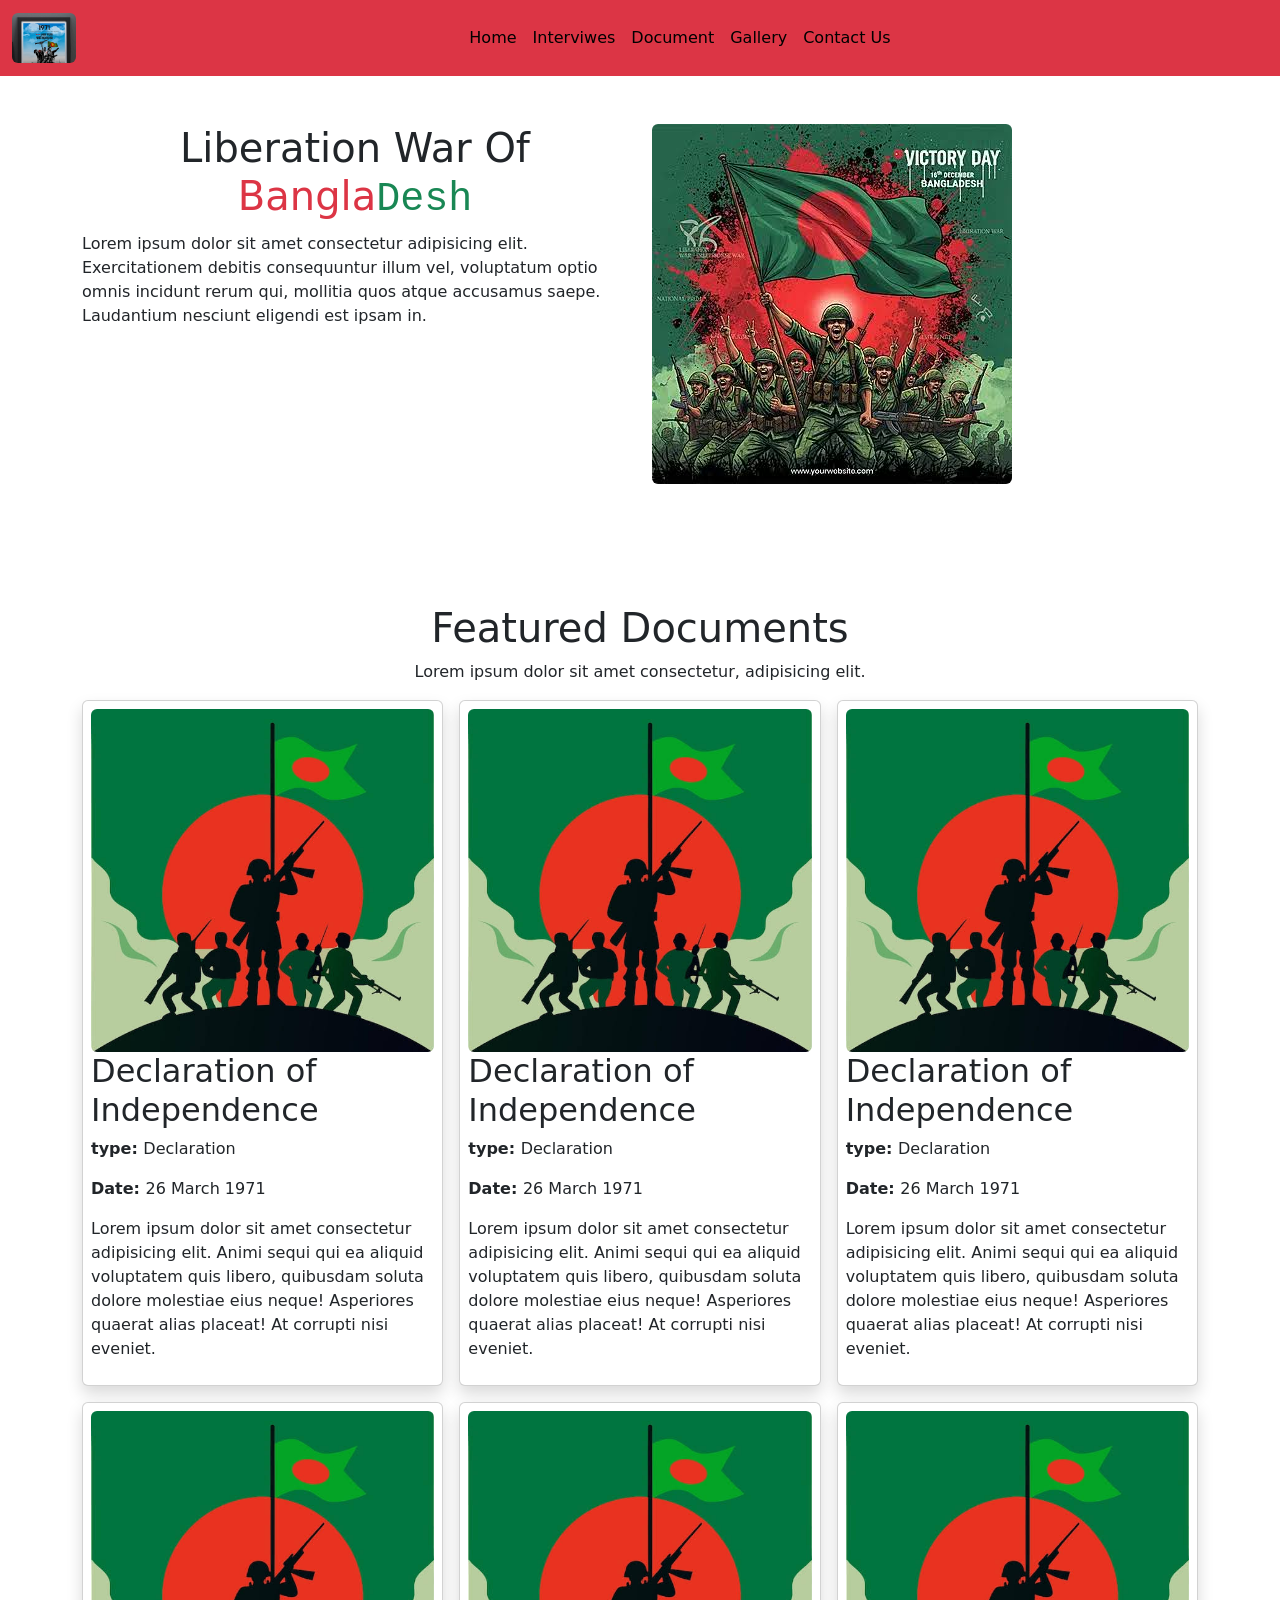
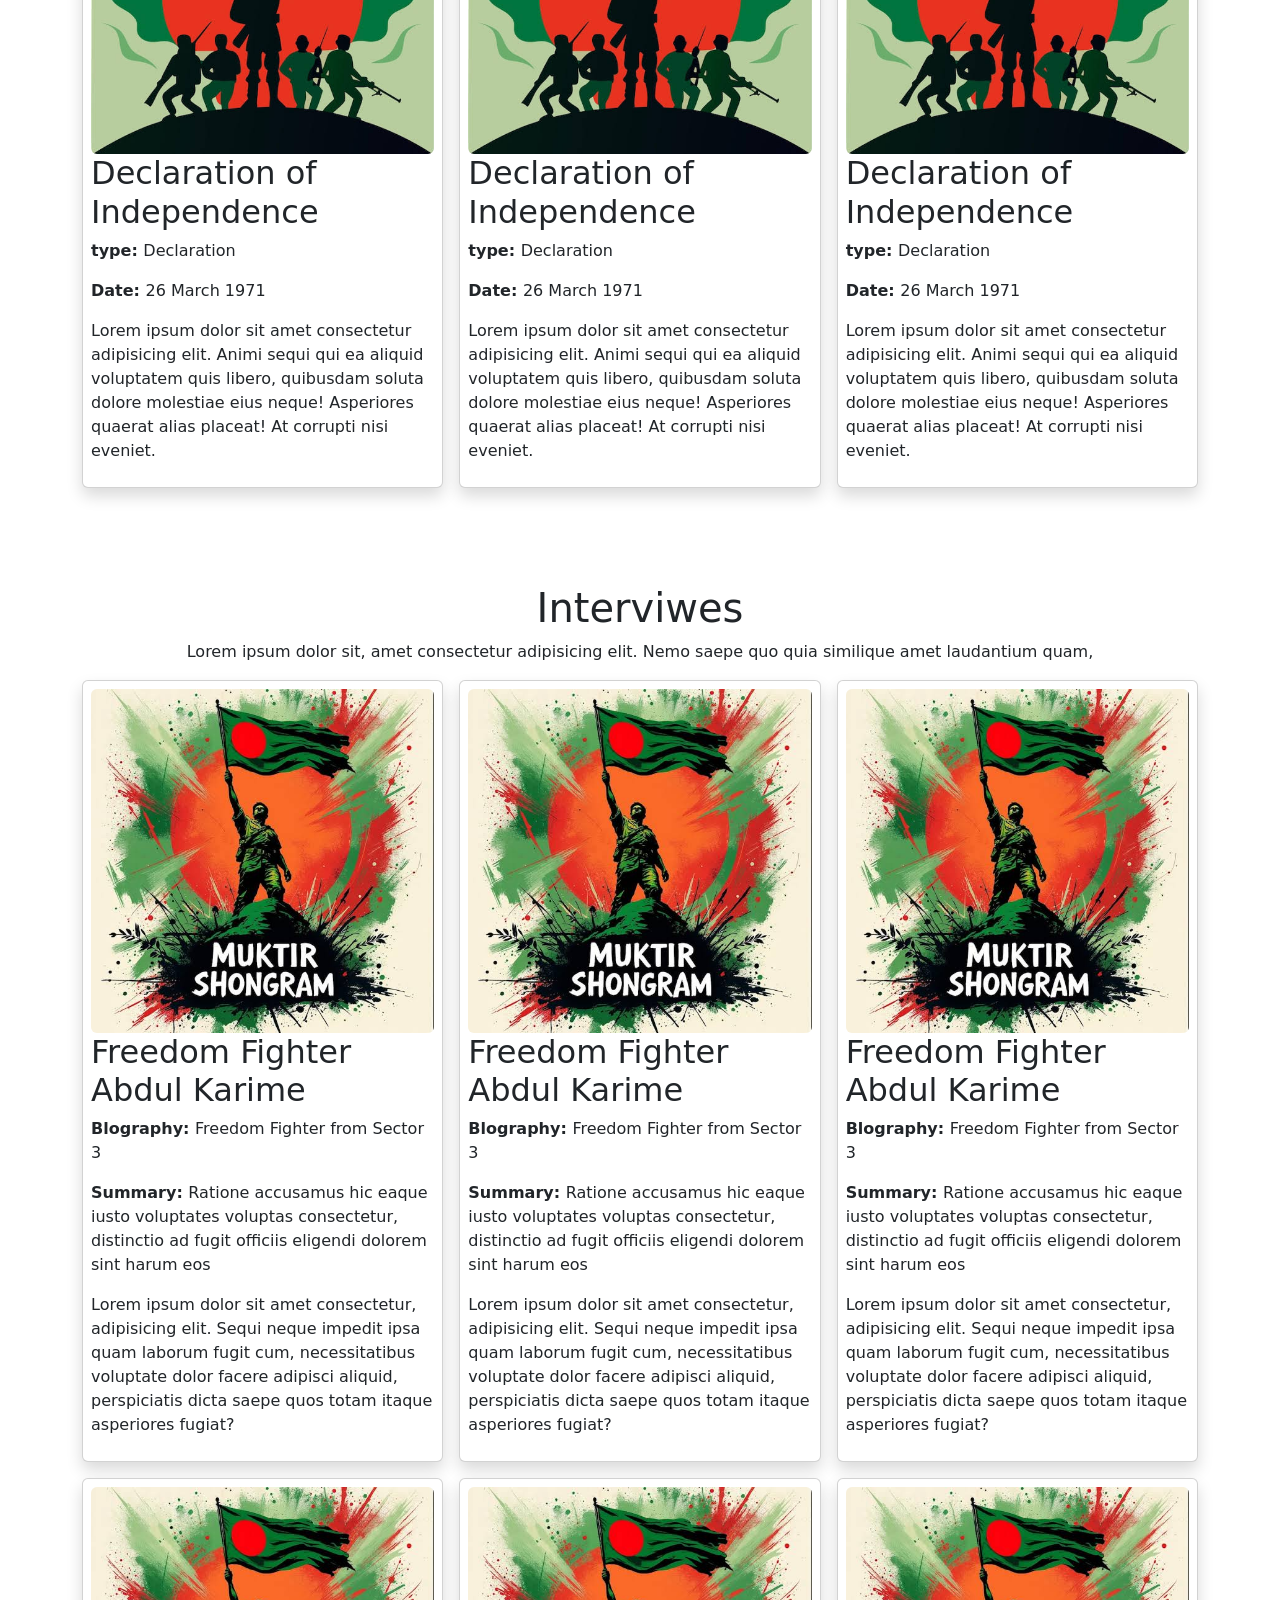
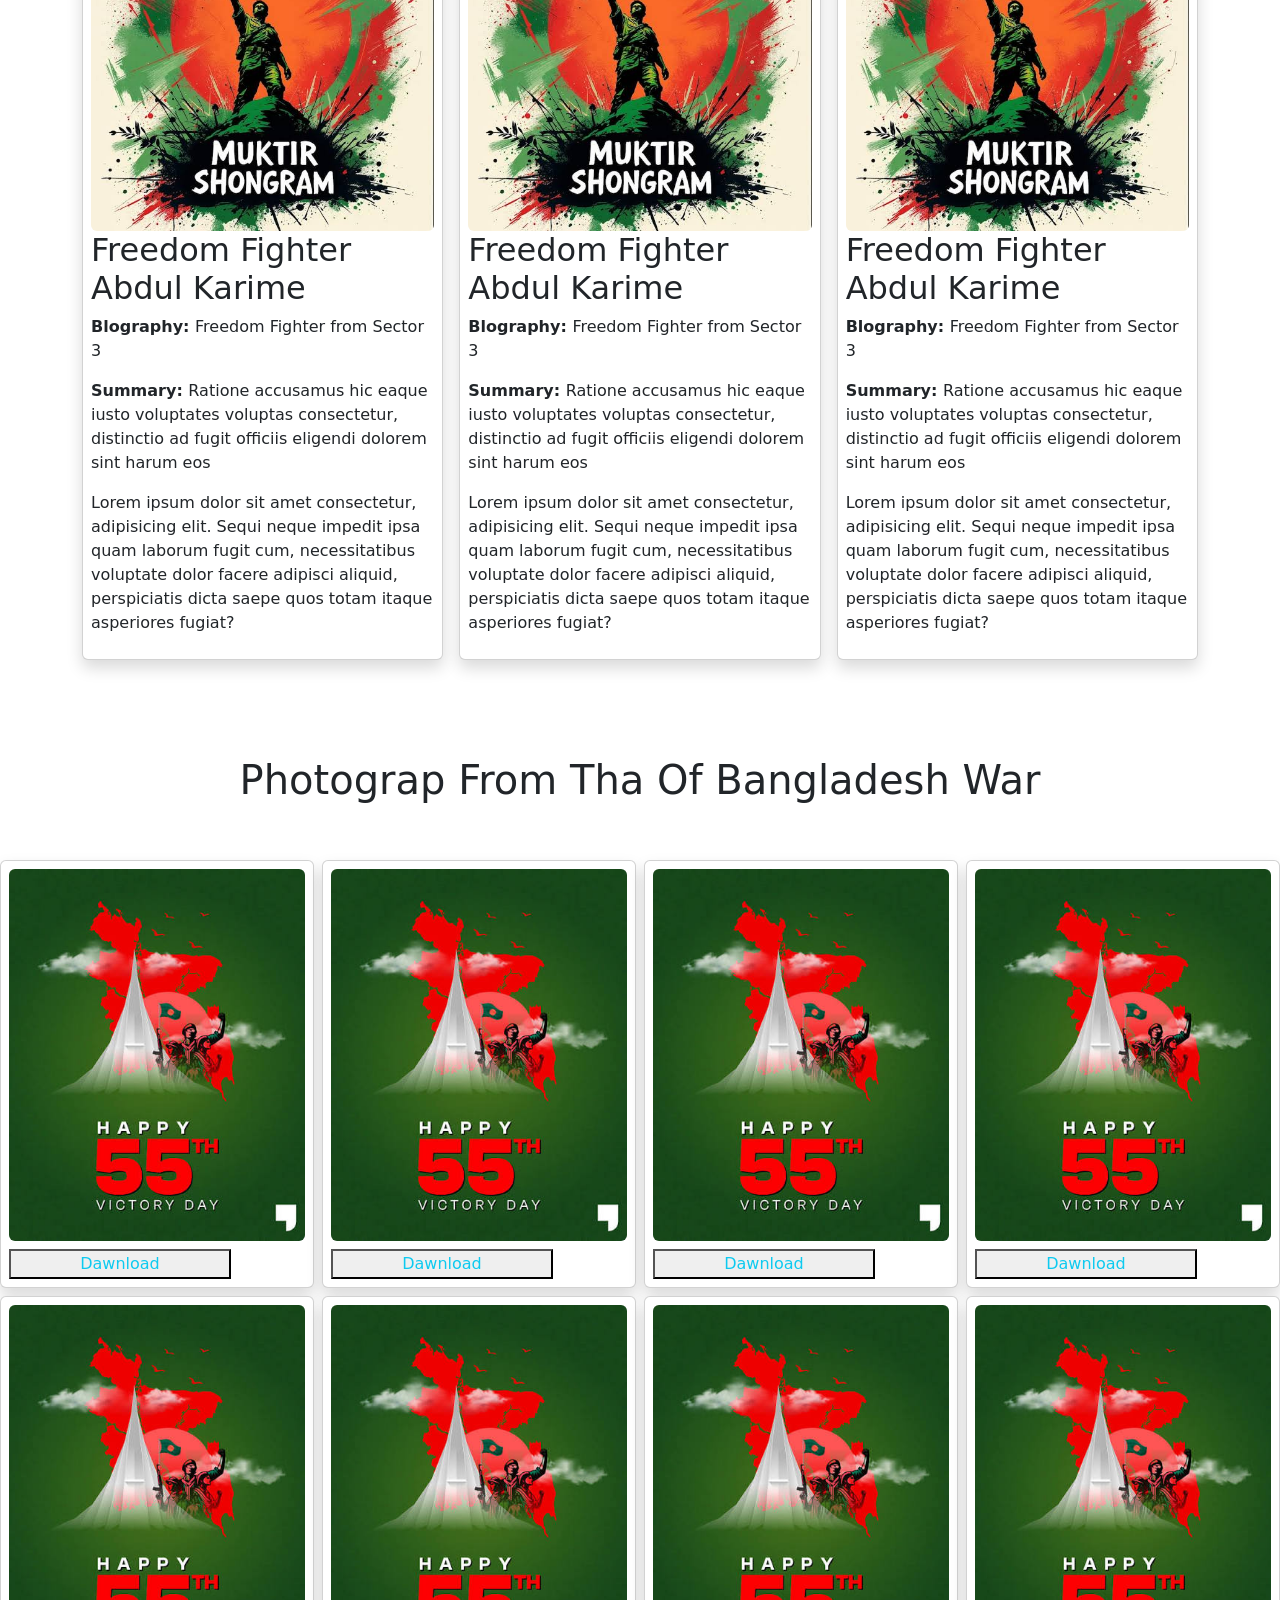
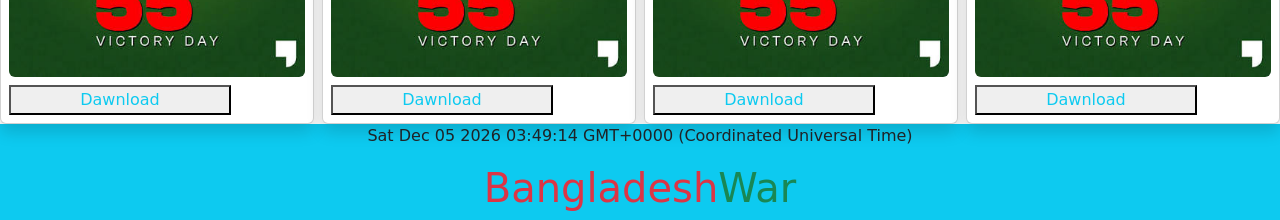
<file: index.html>
<!doctype html>
<html lang="en">
  <head>
    <meta charset="utf-8">
    <meta name="viewport" content="width=device-width, initial-scale=1">
    <title>Bootstrap demo</title>
    <link rel="stylesheet" href="s.css">
    <link href="https://cdn.jsdelivr.net/npm/bootstrap@5.3.8/dist/css/bootstrap.min.css" rel="stylesheet" integrity="sha384-sRIl4kxILFvY47J16cr9ZwB07vP4J8+LH7qKQnuqkuIAvNWLzeN8tE5YBujZqJLB" crossorigin="anonymous">
  </head>
  <body>
    <!--Nav st-->
    <nav class="navbar navbar-expand-lg bg-danger">
  <div class="container-fluid">
    <a class="navbar-brand" href="#"><img src="./img/1.jpg" alt="" class="img-fluid rounded" style="height: 50px;"></a>
    <button class="navbar-toggler" type="button" data-bs-toggle="collapse" data-bs-target="#navbarSupportedContent" aria-controls="navbarSupportedContent" aria-expanded="false" aria-label="Toggle navigation">
      <span class="navbar-toggler-icon"></span>
    </button>
    <div class="collapse navbar-collapse" id="navbarSupportedContent">
      <ul class="navbar-nav mx-auto mb-2 mb-lg-0">
        <li class="nav-item">
          <a class="nav-link active" aria-current="page" href="index.html">Home</a>
        </li>
        <li class="nav-item">
          <a class="nav-link active" href="interviwes.html">Interviwes</a>
        </li>
        <li class="nav-item">
          <a class="nav-link active" href="document.html">Document</a>
        </li>
        <li class="nav-item">
          <a class="nav-link active" href="gallery.html">Gallery</a>
        </li>
        <li class="nav-item">
          <a class="nav-link active" href="contact.html">Contact Us</a>
        </li>
       
      
      </ul>
    
    </div>
  </div>
</nav>
    <!--Nav End-->
    <!--solid st-->
   <section>
    <div class="container py-5">
      <div class="row">
        <div class="col-md-6 mb-4">
          <h1 class="text-center">Liberation War Of <span class="text-danger">Bangla</span><samp class="text-success">Desh</samp></h1>
        <p>Lorem ipsum dolor sit amet consectetur adipisicing elit. Exercitationem debitis consequuntur illum vel, voluptatum optio omnis incidunt rerum qui, mollitia quos atque accusamus saepe. Laudantium nesciunt eligendi est ipsam in.</p>
        </div>
        <div class="col-md-6 mb-4">
          <img src="./img/5.jfif" alt="" class="img-fluid rounded">
        </div>
      </div>

    </div>
   </section>
    <!--solid End-->
    <!--document st-->
  <section>
    <div class="container py-5">
      <h1 class="text-center">Featured Documents</h1>
      <p class="text-center">Lorem ipsum dolor sit amet consectetur, adipisicing elit. </p>
      <div class="row g-3">
        <div class="col-md-4">
          <div class="p-2 card shadow">
            <img src="./img/00.jfif" alt="" class="img-fluid rounded">
            <h2>Declaration of Independence</h2>
            <p><strong>type: </strong>Declaration</p>
            <p><strong>Date: </strong>26 March 1971</p>
            <p>Lorem ipsum dolor sit amet consectetur adipisicing elit. Animi sequi qui ea aliquid voluptatem quis libero, quibusdam soluta dolore molestiae eius neque! Asperiores quaerat alias placeat! At corrupti nisi eveniet.</p>
          </div>
        </div>
          
         <div class="col-md-4">
          <div class="p-2 card shadow">
            <img src="./img/00.jfif" alt="" class="img-fluid rounded">
            <h2>Declaration of Independence</h2>
            <p><strong>type: </strong>Declaration</p>
            <p><strong>Date: </strong>26 March 1971</p>
            <p>Lorem ipsum dolor sit amet consectetur adipisicing elit. Animi sequi qui ea aliquid voluptatem quis libero, quibusdam soluta dolore molestiae eius neque! Asperiores quaerat alias placeat! At corrupti nisi eveniet.</p>
          </div>
        </div>

         <div class="col-md-4">
          <div class="p-2 card shadow">
            <img src="./img/00.jfif" alt="" class="img-fluid rounded">
            <h2>Declaration of Independence</h2>
            <p><strong>type: </strong>Declaration</p>
            <p><strong>Date: </strong>26 March 1971</p>
            <p>Lorem ipsum dolor sit amet consectetur adipisicing elit. Animi sequi qui ea aliquid voluptatem quis libero, quibusdam soluta dolore molestiae eius neque! Asperiores quaerat alias placeat! At corrupti nisi eveniet.</p>
          </div>
        </div>

         <div class="col-md-4">
          <div class="p-2 card shadow">
            <img src="./img/00.jfif" alt="" class="img-fluid rounded">
            <h2>Declaration of Independence</h2>
            <p><strong>type: </strong>Declaration</p>
            <p><strong>Date: </strong>26 March 1971</p>
            <p>Lorem ipsum dolor sit amet consectetur adipisicing elit. Animi sequi qui ea aliquid voluptatem quis libero, quibusdam soluta dolore molestiae eius neque! Asperiores quaerat alias placeat! At corrupti nisi eveniet.</p>
          </div>
        </div>

         <div class="col-md-4">
          <div class="p-2 card shadow">
            <img src="./img/00.jfif" alt="" class="img-fluid rounded">
            <h2>Declaration of Independence</h2>
            <p><strong>type: </strong>Declaration</p>
            <p><strong>Date: </strong>26 March 1971</p>
            <p>Lorem ipsum dolor sit amet consectetur adipisicing elit. Animi sequi qui ea aliquid voluptatem quis libero, quibusdam soluta dolore molestiae eius neque! Asperiores quaerat alias placeat! At corrupti nisi eveniet.</p>
          </div>
        </div>

         <div class="col-md-4">
          <div class="p-2 card shadow">
            <img src="./img/00.jfif" alt="" class="img-fluid rounded">
            <h2>Declaration of Independence</h2>
            <p><strong>type: </strong>Declaration</p>
            <p><strong>Date: </strong>26 March 1971</p>
            <p>Lorem ipsum dolor sit amet consectetur adipisicing elit. Animi sequi qui ea aliquid voluptatem quis libero, quibusdam soluta dolore molestiae eius neque! Asperiores quaerat alias placeat! At corrupti nisi eveniet.</p>
          </div>
        </div>

        
      </div>
    </div>
  </section>
    <!--document End-->
    <!--interviews st-->
     <section>
      <div class="container py-5">
        <div class="text-center">
          <h1>Interviwes</h1>
          <P>Lorem ipsum dolor sit, amet consectetur adipisicing elit. Nemo saepe quo quia similique amet laudantium quam, </P>
        </div>
        <div class="row g-3">
          <div class="col-md-4">
          <div class="p-2 card shadow">
            <img src="./img/2.jfif" alt="" class="img-fluid rounded">
            <h2>Freedom Fighter Abdul Karime</h2>
            <p><strong>Blography: </strong>Freedom Fighter from Sector 3</p>
            <p><strong>Summary: </strong>Ratione accusamus hic eaque iusto voluptates voluptas consectetur, distinctio ad fugit officiis eligendi dolorem sint harum eos</p>
           <p>Lorem ipsum dolor sit amet consectetur, adipisicing elit. Sequi neque impedit ipsa quam laborum fugit cum, necessitatibus voluptate dolor facere adipisci aliquid, perspiciatis dicta saepe quos totam itaque asperiores fugiat?</p>
          </div>
          </div>

          <div class="col-md-4">
          <div class="p-2 card shadow">
            <img src="./img/2.jfif" alt="" class="img-fluid rounded">
            <h2>Freedom Fighter Abdul Karime</h2>
            <p><strong>Blography: </strong>Freedom Fighter from Sector 3</p>
            <p><strong>Summary: </strong>Ratione accusamus hic eaque iusto voluptates voluptas consectetur, distinctio ad fugit officiis eligendi dolorem sint harum eos</p>
           <p>Lorem ipsum dolor sit amet consectetur, adipisicing elit. Sequi neque impedit ipsa quam laborum fugit cum, necessitatibus voluptate dolor facere adipisci aliquid, perspiciatis dicta saepe quos totam itaque asperiores fugiat?</p>
          </div>
          </div>

          <div class="col-md-4">
          <div class="p-2 card shadow">
            <img src="./img/2.jfif" alt="" class="img-fluid rounded">
            <h2>Freedom Fighter Abdul Karime</h2>
            <p><strong>Blography: </strong>Freedom Fighter from Sector 3</p>
            <p><strong>Summary: </strong>Ratione accusamus hic eaque iusto voluptates voluptas consectetur, distinctio ad fugit officiis eligendi dolorem sint harum eos</p>
           <p>Lorem ipsum dolor sit amet consectetur, adipisicing elit. Sequi neque impedit ipsa quam laborum fugit cum, necessitatibus voluptate dolor facere adipisci aliquid, perspiciatis dicta saepe quos totam itaque asperiores fugiat?</p>
          </div>
          </div>

          <div class="col-md-4">
          <div class="p-2 card shadow">
            <img src="./img/2.jfif" alt="" class="img-fluid rounded">
            <h2>Freedom Fighter Abdul Karime</h2>
            <p><strong>Blography: </strong>Freedom Fighter from Sector 3</p>
            <p><strong>Summary: </strong>Ratione accusamus hic eaque iusto voluptates voluptas consectetur, distinctio ad fugit officiis eligendi dolorem sint harum eos</p>
           <p>Lorem ipsum dolor sit amet consectetur, adipisicing elit. Sequi neque impedit ipsa quam laborum fugit cum, necessitatibus voluptate dolor facere adipisci aliquid, perspiciatis dicta saepe quos totam itaque asperiores fugiat?</p>
          </div>
          </div>

          <div class="col-md-4">
          <div class="p-2 card shadow">
            <img src="./img/2.jfif" alt="" class="img-fluid rounded">
            <h2>Freedom Fighter Abdul Karime</h2>
            <p><strong>Blography: </strong>Freedom Fighter from Sector 3</p>
            <p><strong>Summary: </strong>Ratione accusamus hic eaque iusto voluptates voluptas consectetur, distinctio ad fugit officiis eligendi dolorem sint harum eos</p>
           <p>Lorem ipsum dolor sit amet consectetur, adipisicing elit. Sequi neque impedit ipsa quam laborum fugit cum, necessitatibus voluptate dolor facere adipisci aliquid, perspiciatis dicta saepe quos totam itaque asperiores fugiat?</p>
          </div>
          </div>

          <div class="col-md-4">
          <div class="p-2 card shadow">
            <img src="./img/2.jfif" alt="" class="img-fluid rounded">
            <h2>Freedom Fighter Abdul Karime</h2>
            <p><strong>Blography: </strong>Freedom Fighter from Sector 3</p>
            <p><strong>Summary: </strong>Ratione accusamus hic eaque iusto voluptates voluptas consectetur, distinctio ad fugit officiis eligendi dolorem sint harum eos</p>
           <p>Lorem ipsum dolor sit amet consectetur, adipisicing elit. Sequi neque impedit ipsa quam laborum fugit cum, necessitatibus voluptate dolor facere adipisci aliquid, perspiciatis dicta saepe quos totam itaque asperiores fugiat?</p>
          </div>
          </div>
          </div>
        </div>
      </div>
     </section>
    <!--Interviwes End-->
    <!--gallery st-->
    <section>
      <div class="container py-5">
        <h1 class="text-center">Photograp From Tha Of Bangladesh War</h1>
      </div>
      <div class="row g-2">
        <div class="col-md-3">
        <div class="card shadow p-2">
          <img src="./img/6.jfif" alt="" class="img-fluid rounded">
  <button class="text-center mt-2 text-info w-75">Dawnload</button>
        </div>
        </div>

         <div class="col-md-3">
        <div class="card shadow p-2">
          <img src="./img/6.jfif" alt="" class="img-fluid rounded">
  <button class="text-center mt-2 text-info w-75">Dawnload</button>
        </div>
        </div>

         <div class="col-md-3">
        <div class="card shadow p-2">
          <img src="./img/6.jfif" alt="" class="img-fluid rounded">
  <button class="text-center mt-2 text-info w-75">Dawnload</button>
        </div>
        </div>

         <div class="col-md-3">
        <div class="card shadow p-2">
          <img src="./img/6.jfif" alt="" class="img-fluid rounded">
  <button class="text-center mt-2 text-info w-75">Dawnload</button>
        </div>
        </div>

         <div class="col-md-3">
        <div class="card shadow p-2">
          <img src="./img/6.jfif" alt="" class="img-fluid rounded">
  <button class="text-center mt-2 text-info w-75">Dawnload</button>
        </div>
        </div>

         <div class="col-md-3">
        <div class="card shadow p-2">
          <img src="./img/6.jfif" alt="" class="img-fluid rounded">
  <button class="text-center mt-2 text-info w-75">Dawnload</button>
        </div>
        </div>

         <div class="col-md-3">
        <div class="card shadow p-2">
          <img src="./img/6.jfif" alt="" class="img-fluid rounded">
  <button class="text-center mt-2 text-info w-75">Dawnload</button>
        </div>
        </div>

         <div class="col-md-3">
        <div class="card shadow p-2">
          <img src="./img/6.jfif" alt="" class="img-fluid rounded">
  <button class="text-center mt-2 text-info w-75">Dawnload</button>
        </div>
        </div>

        
      </div>
    </section>
    <!--Gallery End-->
    <!--footer st-->
    <footer class="bg-info">
      <div class="container">
        <div class="row">
          <div class="col-md-12">
            <p id="demo" class="text-center"></p>
            <h1 class="text-center"><span class="text-danger">Bangladesh</span><span class="text-success">War</span></h1>
          </div>
        </div>
      </div>
    </footer>
    <!--footer End-->
   <script src="s.js"></script>
    <script src="https://cdn.jsdelivr.net/npm/bootstrap@5.3.8/dist/js/bootstrap.bundle.min.js" integrity="sha384-FKyoEForCGlyvwx9Hj09JcYn3nv7wiPVlz7YYwJrWVcXK/BmnVDxM+D2scQbITxI" crossorigin="anonymous"></script>
  </body>
</html>
</file>
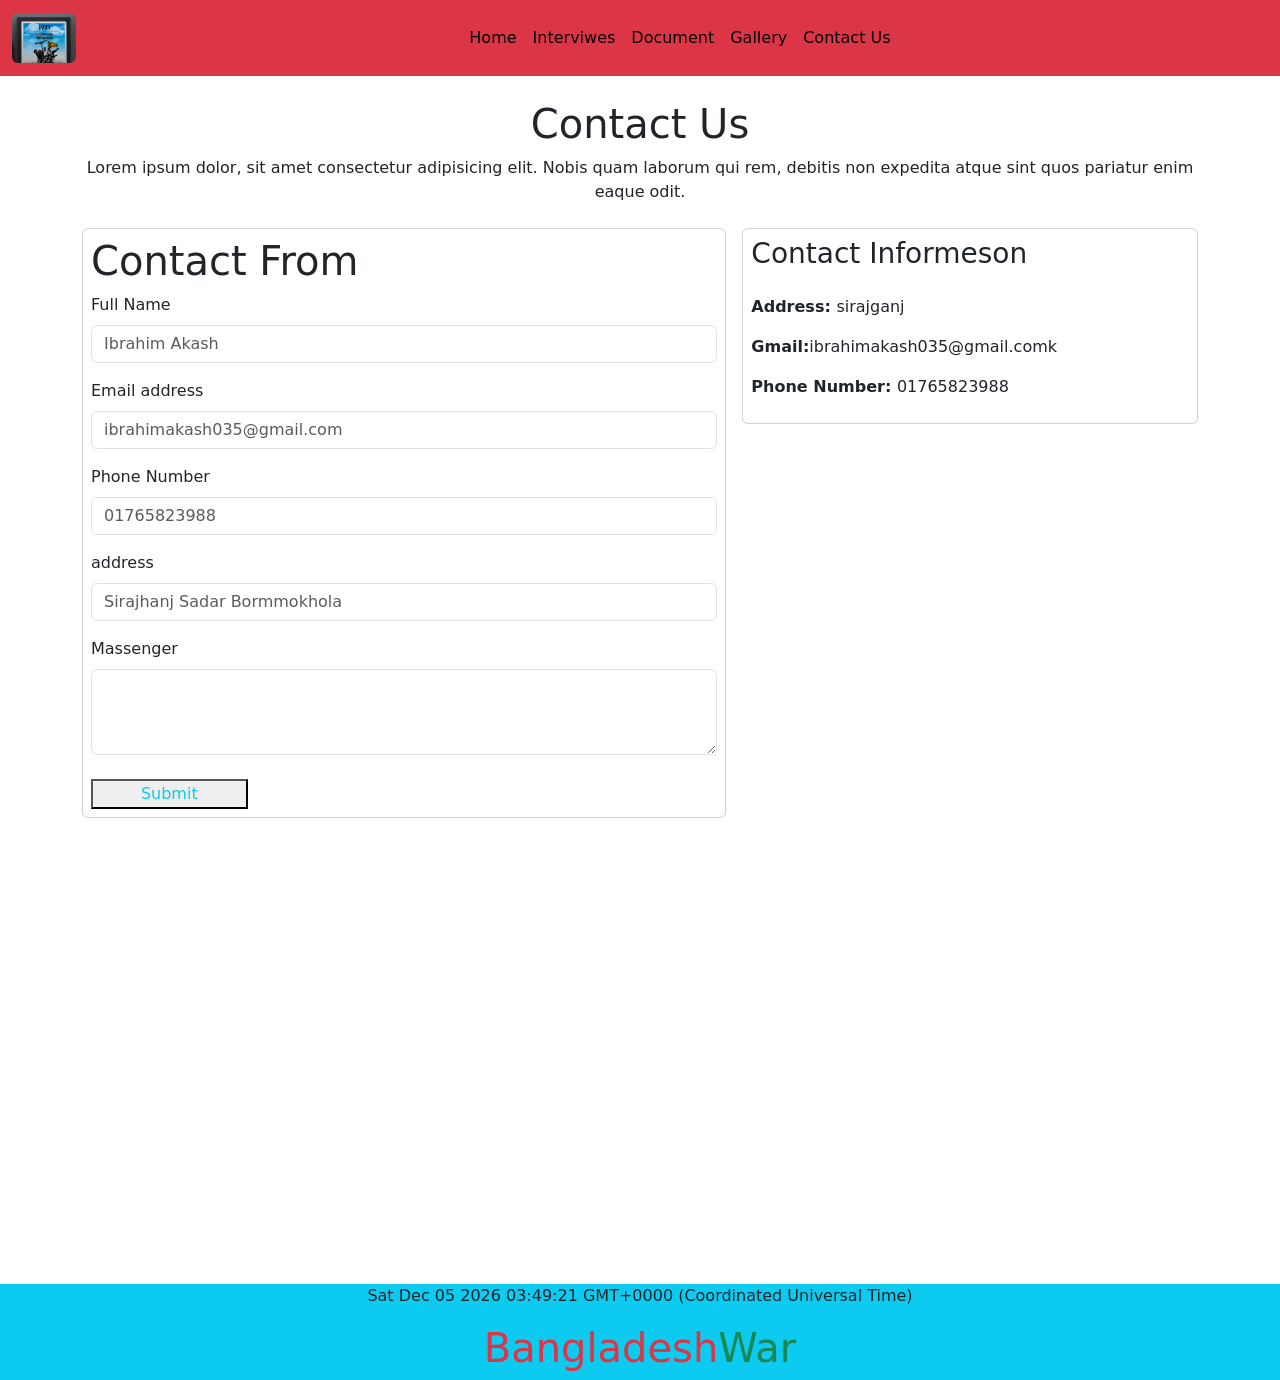
<file: contact.html>
<!doctype html>
<html lang="en">
  <head>
    <meta charset="utf-8">
    <meta name="viewport" content="width=device-width, initial-scale=1">
    <title>Bootstrap demo</title>
    <link rel="stylesheet" href="s.css">
    <link href="https://cdn.jsdelivr.net/npm/bootstrap@5.3.8/dist/css/bootstrap.min.css" rel="stylesheet" integrity="sha384-sRIl4kxILFvY47J16cr9ZwB07vP4J8+LH7qKQnuqkuIAvNWLzeN8tE5YBujZqJLB" crossorigin="anonymous">
  </head>
  <body>
    <!--Nav st-->
    <nav class="navbar navbar-expand-lg bg-danger">
  <div class="container-fluid">
    <a class="navbar-brand" href="#"><img src="./img/1.jpg" alt="" class="img-fluid rounded" style="height: 50px;"></a>
    <button class="navbar-toggler" type="button" data-bs-toggle="collapse" data-bs-target="#navbarSupportedContent" aria-controls="navbarSupportedContent" aria-expanded="false" aria-label="Toggle navigation">
      <span class="navbar-toggler-icon"></span>
    </button>
    <div class="collapse navbar-collapse" id="navbarSupportedContent">
      <ul class="navbar-nav mx-auto mb-2 mb-lg-0">
        <li class="nav-item">
          <a class="nav-link active" aria-current="page" href="index.html">Home</a>
        </li>
        <li class="nav-item">
          <a class="nav-link active" href="interviwes.html">Interviwes</a>
        </li>
        <li class="nav-item">
          <a class="nav-link active" href="document.html">Document</a>
        </li>
        <li class="nav-item">
          <a class="nav-link active" href="gallery.html">Gallery</a>
        </li>
        <li class="nav-item">
          <a class="nav-link active" href="contact.html">Contact Us</a>
        </li>
       
      
      </ul>
    
    </div>
  </div>
</nav>
    <!--Nav End-->
    <!--contact-->
    <section class="container">
      <div class="text-center my-4">
        <h1>Contact Us</h1>
        <p>Lorem ipsum dolor, sit amet consectetur adipisicing elit. Nobis quam laborum qui rem, debitis non expedita atque sint quos pariatur enim eaque odit.</p>
      </div>
      <div class="row g-3">
        <div class="col-md-7">
         <div class="card p-2">
          <h1>Contact From</h1>
           <div class="mb-3">
          <label for="exampleFormControlInput1" class="form-label">Full Name</label>
          <input type="email" class="form-control" id="exampleFormControlInput1" placeholder="Ibrahim Akash">
        </div>
        <div class="mb-3">
          <label for="exampleFormControlInput1" class="form-label">Email address</label>
          <input type="email" class="form-control" id="exampleFormControlInput1" placeholder="ibrahimakash035@gmail.com">
        </div>
        <div class="mb-3">
          <label for="exampleFormControlInput1" class="form-label">Phone Number</label>
          <input type="email" class="form-control" id="exampleFormControlInput1" placeholder="01765823988">
        </div>
        <div class="mb-3">
          <label for="exampleFormControlInput1" class="form-label">address</label>
          <input type="email" class="form-control" id="exampleFormControlInput1" placeholder="Sirajhanj Sadar Bormmokhola">
        </div>
        <div class="mb-3">
         <label for="exampleFormControlTextarea1" class="form-label">Massenger</label>
         <textarea class="form-control" id="exampleFormControlTextarea1" rows="3"></textarea>
        </div>
        <button class="text-center mt-2 text-info w-25">Submit</button>
      </div>     
      </div>
      <div class="col-md-5">
        <div class="card p-2">
          <h3 class="mb-4">Contact Informeson</h3>
          <p><strong>Address: </strong>sirajganj</p>
          <p><strong>Gmail:</strong>ibrahimakash035@gmail.comk</p>
          <p><strong>Phone Number: </strong>01765823988</p>
        </div>
      </div>
     <iframe src="https://www.google.com/maps/embed?pb=!1m14!1m12!1m3!1d14529.148697597546!2d89.70981735!3d24.44082!2m3!1f0!2f0!3f0!3m2!1i1024!2i768!4f13.1!5e0!3m2!1sen!2sbd!4v1786543499507!5m2!1sen!2sbd" width="600" height="450" style="border:0;" allowfullscreen="" loading="lazy" referrerpolicy="strict-origin-when-cross-origin"></iframe>
      </div>
      </div>
     </section>
     <!--contact-->
      <!--footer st-->
    <footer class="bg-info">
      <div class="container">
        <div class="row">
          <div class="col-md-12">
            <p id="demo" class="text-center"></p>
            <h1 class="text-center"><span class="text-danger">Bangladesh</span><span class="text-success">War</span></h1>
          </div>
        </div>
      </div>
    </footer>
    <!--footer End-->
   <script src="s.js"></script>
    <script src="https://cdn.jsdelivr.net/npm/bootstrap@5.3.8/dist/js/bootstrap.bundle.min.js" integrity="sha384-FKyoEForCGlyvwx9Hj09JcYn3nv7wiPVlz7YYwJrWVcXK/BmnVDxM+D2scQbITxI" crossorigin="anonymous"></script>
  </body>
</html>
</file>
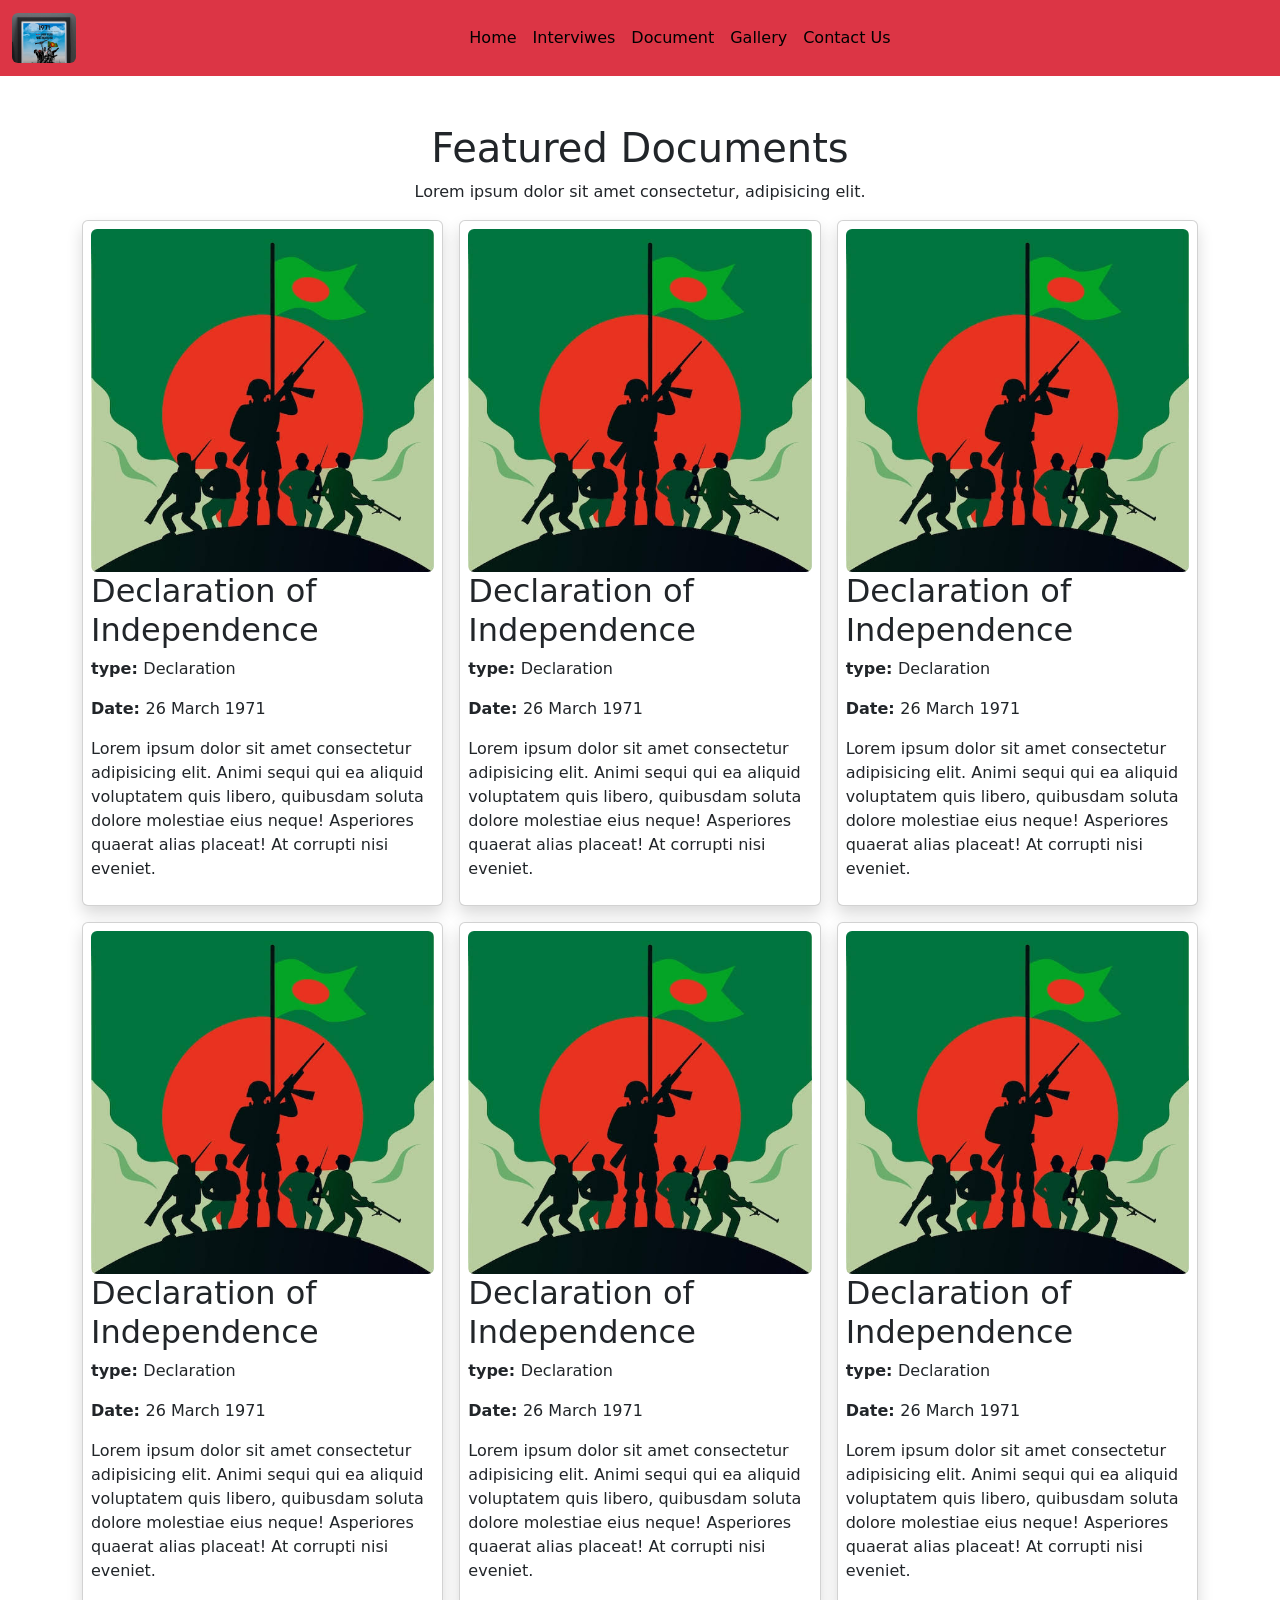
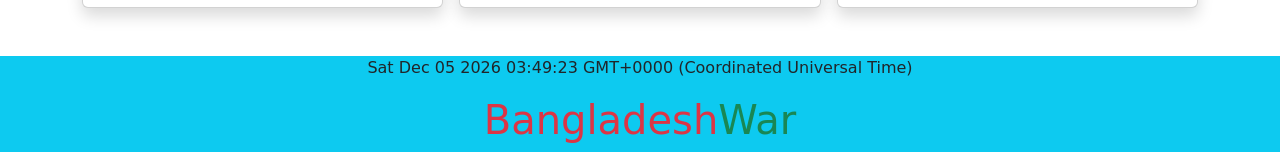
<file: document.html>
<!doctype html>
<html lang="en">
  <head>
    <meta charset="utf-8">
    <meta name="viewport" content="width=device-width, initial-scale=1">
    <title>Bootstrap demo</title>
    <link rel="stylesheet" href="s.css">
    <link href="https://cdn.jsdelivr.net/npm/bootstrap@5.3.8/dist/css/bootstrap.min.css" rel="stylesheet" integrity="sha384-sRIl4kxILFvY47J16cr9ZwB07vP4J8+LH7qKQnuqkuIAvNWLzeN8tE5YBujZqJLB" crossorigin="anonymous">
  </head>
  <body>
    <!--Nav st-->
    <nav class="navbar navbar-expand-lg bg-danger">
  <div class="container-fluid">
    <a class="navbar-brand" href="#"><img src="./img/1.jpg" alt="" class="img-fluid rounded" style="height: 50px;"></a>
    <button class="navbar-toggler" type="button" data-bs-toggle="collapse" data-bs-target="#navbarSupportedContent" aria-controls="navbarSupportedContent" aria-expanded="false" aria-label="Toggle navigation">
      <span class="navbar-toggler-icon"></span>
    </button>
    <div class="collapse navbar-collapse" id="navbarSupportedContent">
      <ul class="navbar-nav mx-auto mb-2 mb-lg-0">
        <li class="nav-item">
          <a class="nav-link active" aria-current="page" href="index.html">Home</a>
        </li>
        <li class="nav-item">
          <a class="nav-link active" href="interviwes.html">Interviwes</a>
        </li>
        <li class="nav-item">
          <a class="nav-link active" href="document.html">Document</a>
        </li>
        <li class="nav-item">
          <a class="nav-link active" href="gallery.html">Gallery</a>
        </li>
        <li class="nav-item">
          <a class="nav-link active" href="contact.html">Contact Us</a>
        </li>
       
      
      </ul>
    
    </div>
  </div>
</nav>
    <!--Nav End-->
      <!--document st-->
  <section>
    <div class="container py-5">
      <h1 class="text-center">Featured Documents</h1>
      <p class="text-center">Lorem ipsum dolor sit amet consectetur, adipisicing elit. </p>
      <div class="row g-3">
        <div class="col-md-4">
          <div class="p-2 card shadow">
            <img src="./img/00.jfif" alt="" class="img-fluid rounded">
            <h2>Declaration of Independence</h2>
            <p><strong>type: </strong>Declaration</p>
            <p><strong>Date: </strong>26 March 1971</p>
            <p>Lorem ipsum dolor sit amet consectetur adipisicing elit. Animi sequi qui ea aliquid voluptatem quis libero, quibusdam soluta dolore molestiae eius neque! Asperiores quaerat alias placeat! At corrupti nisi eveniet.</p>
          </div>
        </div>
          
         <div class="col-md-4">
          <div class="p-2 card shadow">
            <img src="./img/00.jfif" alt="" class="img-fluid rounded">
            <h2>Declaration of Independence</h2>
            <p><strong>type: </strong>Declaration</p>
            <p><strong>Date: </strong>26 March 1971</p>
            <p>Lorem ipsum dolor sit amet consectetur adipisicing elit. Animi sequi qui ea aliquid voluptatem quis libero, quibusdam soluta dolore molestiae eius neque! Asperiores quaerat alias placeat! At corrupti nisi eveniet.</p>
          </div>
        </div>

         <div class="col-md-4">
          <div class="p-2 card shadow">
            <img src="./img/00.jfif" alt="" class="img-fluid rounded">
            <h2>Declaration of Independence</h2>
            <p><strong>type: </strong>Declaration</p>
            <p><strong>Date: </strong>26 March 1971</p>
            <p>Lorem ipsum dolor sit amet consectetur adipisicing elit. Animi sequi qui ea aliquid voluptatem quis libero, quibusdam soluta dolore molestiae eius neque! Asperiores quaerat alias placeat! At corrupti nisi eveniet.</p>
          </div>
        </div>

         <div class="col-md-4">
          <div class="p-2 card shadow">
            <img src="./img/00.jfif" alt="" class="img-fluid rounded">
            <h2>Declaration of Independence</h2>
            <p><strong>type: </strong>Declaration</p>
            <p><strong>Date: </strong>26 March 1971</p>
            <p>Lorem ipsum dolor sit amet consectetur adipisicing elit. Animi sequi qui ea aliquid voluptatem quis libero, quibusdam soluta dolore molestiae eius neque! Asperiores quaerat alias placeat! At corrupti nisi eveniet.</p>
          </div>
        </div>

         <div class="col-md-4">
          <div class="p-2 card shadow">
            <img src="./img/00.jfif" alt="" class="img-fluid rounded">
            <h2>Declaration of Independence</h2>
            <p><strong>type: </strong>Declaration</p>
            <p><strong>Date: </strong>26 March 1971</p>
            <p>Lorem ipsum dolor sit amet consectetur adipisicing elit. Animi sequi qui ea aliquid voluptatem quis libero, quibusdam soluta dolore molestiae eius neque! Asperiores quaerat alias placeat! At corrupti nisi eveniet.</p>
          </div>
        </div>

         <div class="col-md-4">
          <div class="p-2 card shadow">
            <img src="./img/00.jfif" alt="" class="img-fluid rounded">
            <h2>Declaration of Independence</h2>
            <p><strong>type: </strong>Declaration</p>
            <p><strong>Date: </strong>26 March 1971</p>
            <p>Lorem ipsum dolor sit amet consectetur adipisicing elit. Animi sequi qui ea aliquid voluptatem quis libero, quibusdam soluta dolore molestiae eius neque! Asperiores quaerat alias placeat! At corrupti nisi eveniet.</p>
          </div>
        </div>

        
      </div>
    </div>
  </section>
    <!--document End-->
      <!--footer st-->
    <footer class="bg-info">
      <div class="container">
        <div class="row">
          <div class="col-md-12">
            <p id="demo" class="text-center"></p>
            <h1 class="text-center"><span class="text-danger">Bangladesh</span><span class="text-success">War</span></h1>
          </div>
        </div>
      </div>
    </footer>
    <!--footer End-->
   <script src="s.js"></script>
    <script src="https://cdn.jsdelivr.net/npm/bootstrap@5.3.8/dist/js/bootstrap.bundle.min.js" integrity="sha384-FKyoEForCGlyvwx9Hj09JcYn3nv7wiPVlz7YYwJrWVcXK/BmnVDxM+D2scQbITxI" crossorigin="anonymous"></script>
  </body>
</html>
</file>
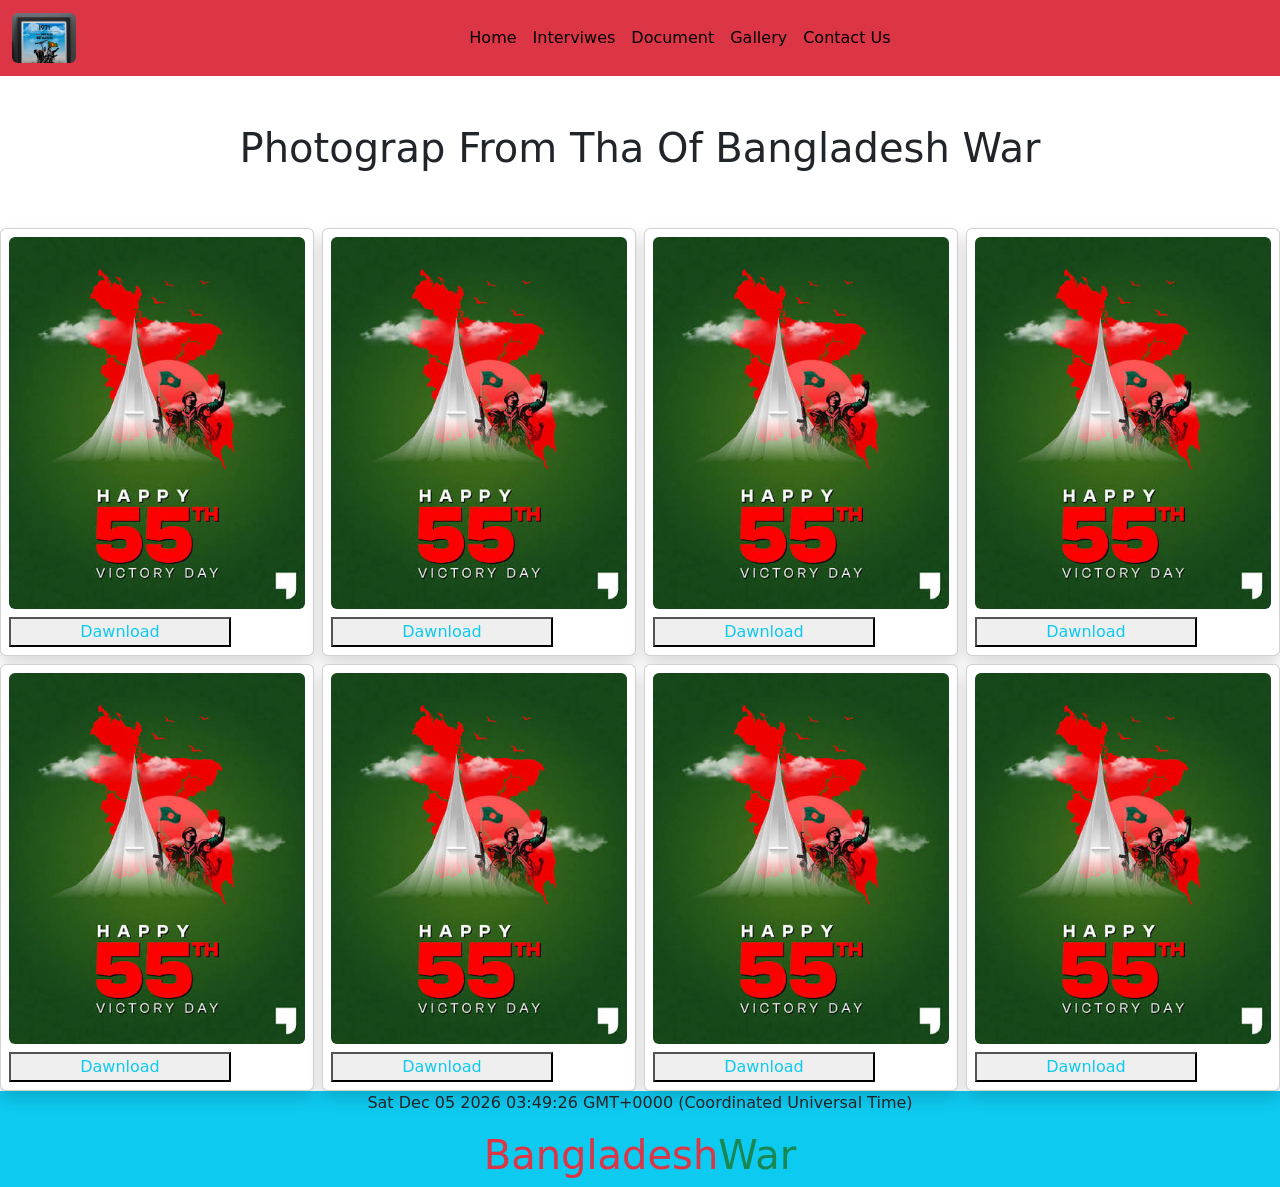
<file: gallery.html>
<!doctype html>
<html lang="en">
  <head>
    <meta charset="utf-8">
    <meta name="viewport" content="width=device-width, initial-scale=1">
    <title>Bootstrap demo</title>
    <link rel="stylesheet" href="s.css">
    <link href="https://cdn.jsdelivr.net/npm/bootstrap@5.3.8/dist/css/bootstrap.min.css" rel="stylesheet" integrity="sha384-sRIl4kxILFvY47J16cr9ZwB07vP4J8+LH7qKQnuqkuIAvNWLzeN8tE5YBujZqJLB" crossorigin="anonymous">
  </head>
  <body>
    <!--Nav st-->
    <nav class="navbar navbar-expand-lg bg-danger">
  <div class="container-fluid">
    <a class="navbar-brand" href="#"><img src="./img/1.jpg" alt="" class="img-fluid rounded" style="height: 50px;"></a>
    <button class="navbar-toggler" type="button" data-bs-toggle="collapse" data-bs-target="#navbarSupportedContent" aria-controls="navbarSupportedContent" aria-expanded="false" aria-label="Toggle navigation">
      <span class="navbar-toggler-icon"></span>
    </button>
    <div class="collapse navbar-collapse" id="navbarSupportedContent">
      <ul class="navbar-nav mx-auto mb-2 mb-lg-0">
        <li class="nav-item">
          <a class="nav-link active" aria-current="page" href="index.html">Home</a>
        </li>
        <li class="nav-item">
          <a class="nav-link active" href="interviwes.html">Interviwes</a>
        </li>
        <li class="nav-item">
          <a class="nav-link active" href="document.html">Document</a>
        </li>
        <li class="nav-item">
          <a class="nav-link active" href="gallery.html">Gallery</a>
        </li>
        <li class="nav-item">
          <a class="nav-link active" href="contact.html">Contact Us</a>
        </li>
       
      
      </ul>
    
    </div>
  </div>
</nav>
    <!--Nav End-->
 <!--gallery st-->
    <section>
      <div class="container py-5">
        <h1 class="text-center">Photograp From Tha Of Bangladesh War</h1>
      </div>
      <div class="row g-2">
        <div class="col-md-3">
        <div class="card shadow p-2">
          <img src="./img/6.jfif" alt="" class="img-fluid rounded">
  <button class="text-center mt-2 text-info w-75">Dawnload</button>
        </div>
        </div>

         <div class="col-md-3">
        <div class="card shadow p-2">
          <img src="./img/6.jfif" alt="" class="img-fluid rounded">
  <button class="text-center mt-2 text-info w-75">Dawnload</button>
        </div>
        </div>

         <div class="col-md-3">
        <div class="card shadow p-2">
          <img src="./img/6.jfif" alt="" class="img-fluid rounded">
  <button class="text-center mt-2 text-info w-75">Dawnload</button>
        </div>
        </div>

         <div class="col-md-3">
        <div class="card shadow p-2">
          <img src="./img/6.jfif" alt="" class="img-fluid rounded">
  <button class="text-center mt-2 text-info w-75">Dawnload</button>
        </div>
        </div>

         <div class="col-md-3">
        <div class="card shadow p-2">
          <img src="./img/6.jfif" alt="" class="img-fluid rounded">
  <button class="text-center mt-2 text-info w-75">Dawnload</button>
        </div>
        </div>

         <div class="col-md-3">
        <div class="card shadow p-2">
          <img src="./img/6.jfif" alt="" class="img-fluid rounded">
  <button class="text-center mt-2 text-info w-75">Dawnload</button>
        </div>
        </div>

         <div class="col-md-3">
        <div class="card shadow p-2">
          <img src="./img/6.jfif" alt="" class="img-fluid rounded">
  <button class="text-center mt-2 text-info w-75">Dawnload</button>
        </div>
        </div>

         <div class="col-md-3">
        <div class="card shadow p-2">
          <img src="./img/6.jfif" alt="" class="img-fluid rounded">
  <button class="text-center mt-2 text-info w-75">Dawnload</button>
        </div>
        </div>

        
      </div>
    </section>
    <!--Gallery End-->
    <!--footer st-->
    <footer class="bg-info">
      <div class="container">
        <div class="row">
          <div class="col-md-12">
            <p id="demo" class="text-center"></p>
            <h1 class="text-center"><span class="text-danger">Bangladesh</span><span class="text-success">War</span></h1>
          </div>
        </div>
      </div>
    </footer>
    <!--footer End-->
   <script src="s.js"></script>
    <script src="https://cdn.jsdelivr.net/npm/bootstrap@5.3.8/dist/js/bootstrap.bundle.min.js" integrity="sha384-FKyoEForCGlyvwx9Hj09JcYn3nv7wiPVlz7YYwJrWVcXK/BmnVDxM+D2scQbITxI" crossorigin="anonymous"></script>
  </body>
</html>
</file>
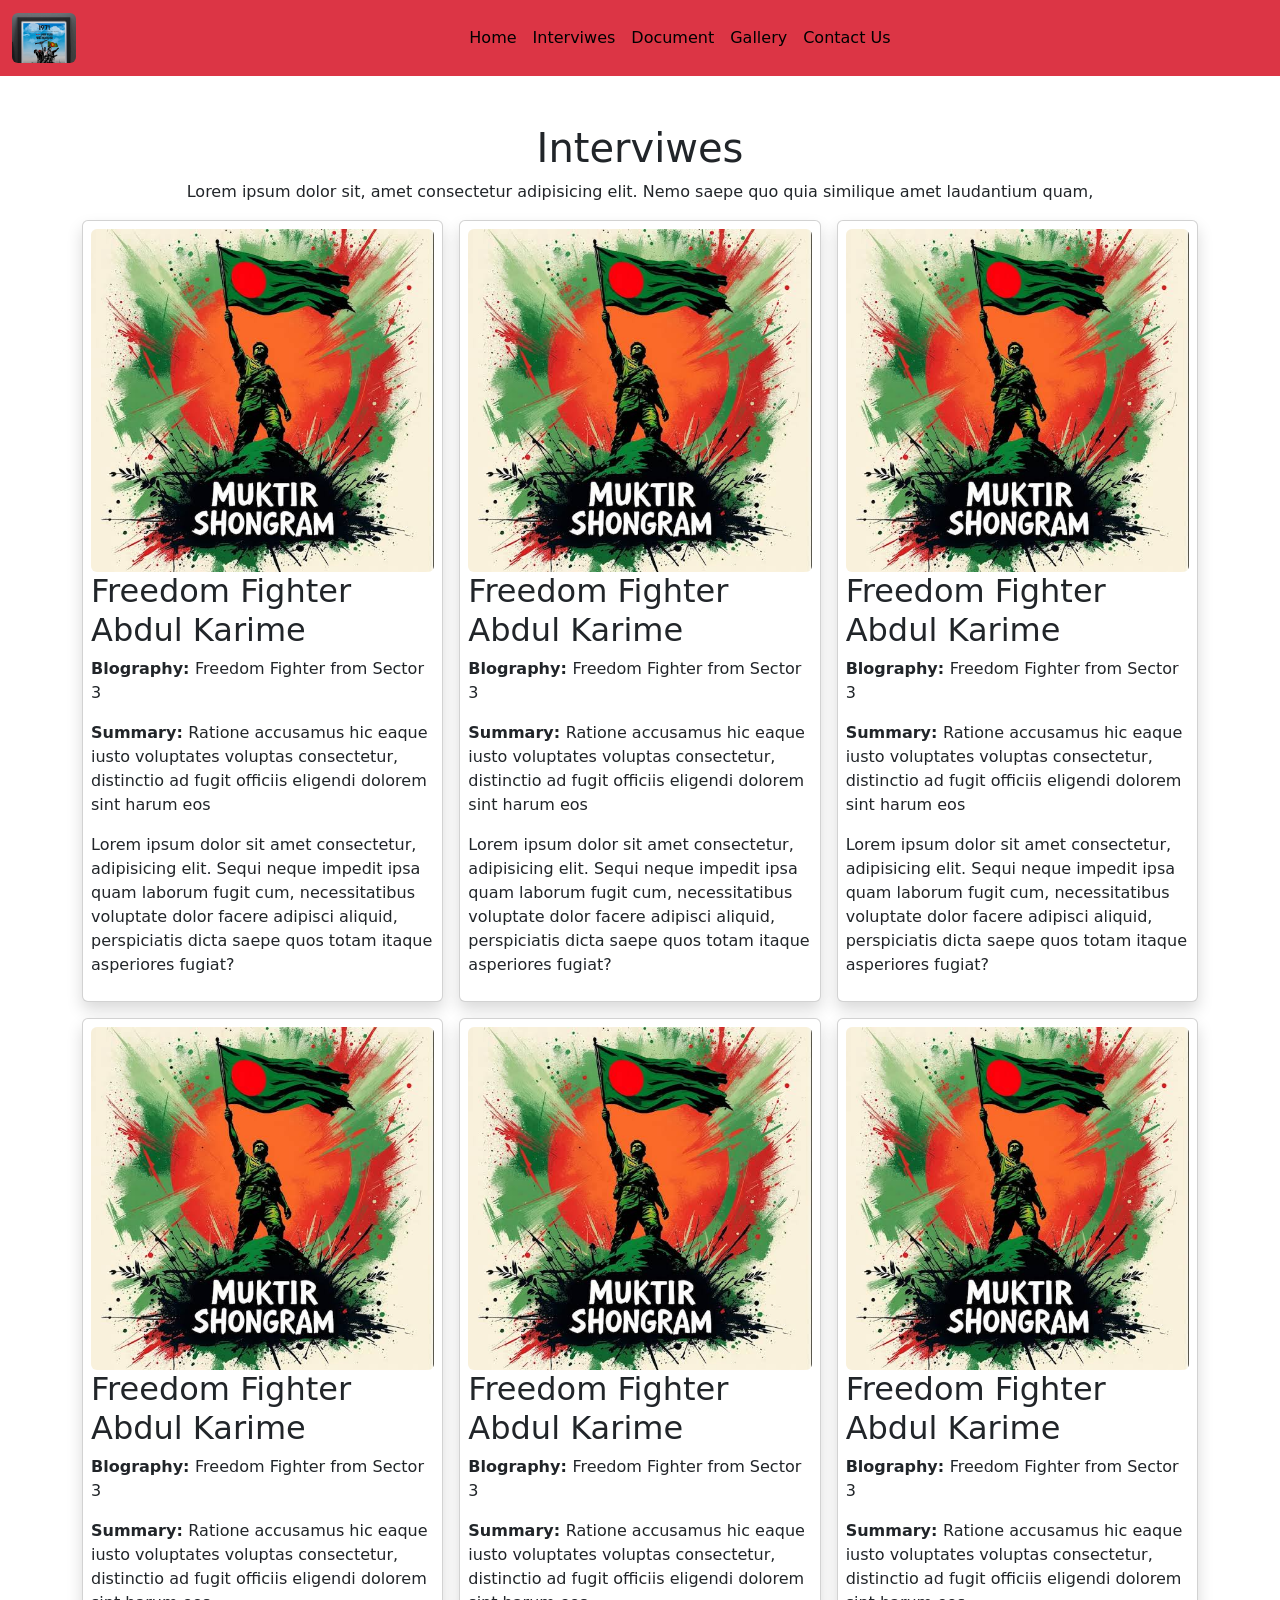
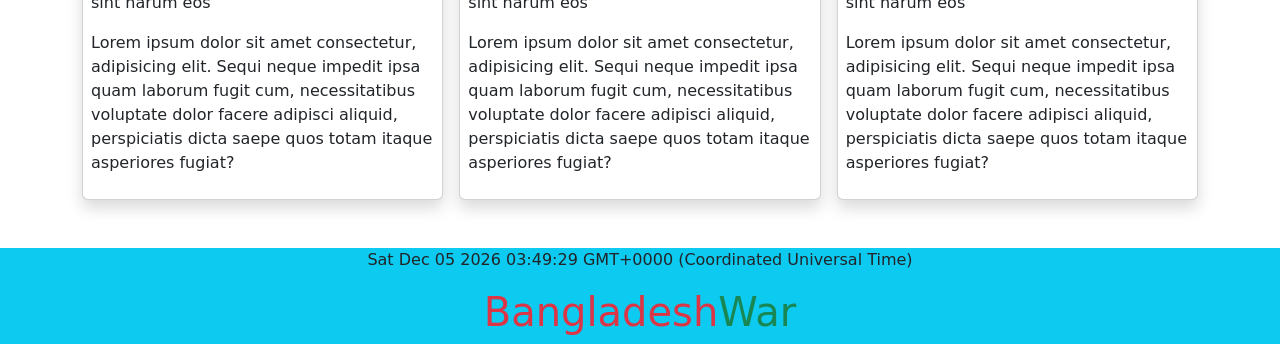
<file: interviwes.html>
<!doctype html>
<html lang="en">
  <head>
    <meta charset="utf-8">
    <meta name="viewport" content="width=device-width, initial-scale=1">
    <title>Bootstrap demo</title>
    <link rel="stylesheet" href="s.css">
    <link href="https://cdn.jsdelivr.net/npm/bootstrap@5.3.8/dist/css/bootstrap.min.css" rel="stylesheet" integrity="sha384-sRIl4kxILFvY47J16cr9ZwB07vP4J8+LH7qKQnuqkuIAvNWLzeN8tE5YBujZqJLB" crossorigin="anonymous">
  </head>
  <body>
    <!--Nav st-->
    <nav class="navbar navbar-expand-lg bg-danger">
  <div class="container-fluid">
    <a class="navbar-brand" href="#"><img src="./img/1.jpg" alt="" class="img-fluid rounded" style="height: 50px;"></a>
    <button class="navbar-toggler" type="button" data-bs-toggle="collapse" data-bs-target="#navbarSupportedContent" aria-controls="navbarSupportedContent" aria-expanded="false" aria-label="Toggle navigation">
      <span class="navbar-toggler-icon"></span>
    </button>
    <div class="collapse navbar-collapse" id="navbarSupportedContent">
      <ul class="navbar-nav mx-auto mb-2 mb-lg-0">
        <li class="nav-item">
          <a class="nav-link active" aria-current="page" href="index.html">Home</a>
        </li>
        <li class="nav-item">
          <a class="nav-link active" href="interviwes.html">Interviwes</a>
        </li>
        <li class="nav-item">
          <a class="nav-link active" href="document.html">Document</a>
        </li>
        <li class="nav-item">
          <a class="nav-link active" href="gallery.html">Gallery</a>
        </li>
        <li class="nav-item">
          <a class="nav-link active" href="contact.html">Contact Us</a>
        </li>
       
      
      </ul>
    
    </div>
  </div>
</nav>
    <!--Nav End-->
    <!--interviews st-->
     <section>
      <div class="container py-5">
        <div class="text-center">
          <h1>Interviwes</h1>
          <P>Lorem ipsum dolor sit, amet consectetur adipisicing elit. Nemo saepe quo quia similique amet laudantium quam, </P>
        </div>
        <div class="row g-3">
          <div class="col-md-4">
          <div class="p-2 card shadow">
            <img src="./img/2.jfif" alt="" class="img-fluid rounded">
            <h2>Freedom Fighter Abdul Karime</h2>
            <p><strong>Blography: </strong>Freedom Fighter from Sector 3</p>
            <p><strong>Summary: </strong>Ratione accusamus hic eaque iusto voluptates voluptas consectetur, distinctio ad fugit officiis eligendi dolorem sint harum eos</p>
           <p>Lorem ipsum dolor sit amet consectetur, adipisicing elit. Sequi neque impedit ipsa quam laborum fugit cum, necessitatibus voluptate dolor facere adipisci aliquid, perspiciatis dicta saepe quos totam itaque asperiores fugiat?</p>
          </div>
          </div>

          <div class="col-md-4">
          <div class="p-2 card shadow">
            <img src="./img/2.jfif" alt="" class="img-fluid rounded">
            <h2>Freedom Fighter Abdul Karime</h2>
            <p><strong>Blography: </strong>Freedom Fighter from Sector 3</p>
            <p><strong>Summary: </strong>Ratione accusamus hic eaque iusto voluptates voluptas consectetur, distinctio ad fugit officiis eligendi dolorem sint harum eos</p>
           <p>Lorem ipsum dolor sit amet consectetur, adipisicing elit. Sequi neque impedit ipsa quam laborum fugit cum, necessitatibus voluptate dolor facere adipisci aliquid, perspiciatis dicta saepe quos totam itaque asperiores fugiat?</p>
          </div>
          </div>

          <div class="col-md-4">
          <div class="p-2 card shadow">
            <img src="./img/2.jfif" alt="" class="img-fluid rounded">
            <h2>Freedom Fighter Abdul Karime</h2>
            <p><strong>Blography: </strong>Freedom Fighter from Sector 3</p>
            <p><strong>Summary: </strong>Ratione accusamus hic eaque iusto voluptates voluptas consectetur, distinctio ad fugit officiis eligendi dolorem sint harum eos</p>
           <p>Lorem ipsum dolor sit amet consectetur, adipisicing elit. Sequi neque impedit ipsa quam laborum fugit cum, necessitatibus voluptate dolor facere adipisci aliquid, perspiciatis dicta saepe quos totam itaque asperiores fugiat?</p>
          </div>
          </div>

          <div class="col-md-4">
          <div class="p-2 card shadow">
            <img src="./img/2.jfif" alt="" class="img-fluid rounded">
            <h2>Freedom Fighter Abdul Karime</h2>
            <p><strong>Blography: </strong>Freedom Fighter from Sector 3</p>
            <p><strong>Summary: </strong>Ratione accusamus hic eaque iusto voluptates voluptas consectetur, distinctio ad fugit officiis eligendi dolorem sint harum eos</p>
           <p>Lorem ipsum dolor sit amet consectetur, adipisicing elit. Sequi neque impedit ipsa quam laborum fugit cum, necessitatibus voluptate dolor facere adipisci aliquid, perspiciatis dicta saepe quos totam itaque asperiores fugiat?</p>
          </div>
          </div>

          <div class="col-md-4">
          <div class="p-2 card shadow">
            <img src="./img/2.jfif" alt="" class="img-fluid rounded">
            <h2>Freedom Fighter Abdul Karime</h2>
            <p><strong>Blography: </strong>Freedom Fighter from Sector 3</p>
            <p><strong>Summary: </strong>Ratione accusamus hic eaque iusto voluptates voluptas consectetur, distinctio ad fugit officiis eligendi dolorem sint harum eos</p>
           <p>Lorem ipsum dolor sit amet consectetur, adipisicing elit. Sequi neque impedit ipsa quam laborum fugit cum, necessitatibus voluptate dolor facere adipisci aliquid, perspiciatis dicta saepe quos totam itaque asperiores fugiat?</p>
          </div>
          </div>

          <div class="col-md-4">
          <div class="p-2 card shadow">
            <img src="./img/2.jfif" alt="" class="img-fluid rounded">
            <h2>Freedom Fighter Abdul Karime</h2>
            <p><strong>Blography: </strong>Freedom Fighter from Sector 3</p>
            <p><strong>Summary: </strong>Ratione accusamus hic eaque iusto voluptates voluptas consectetur, distinctio ad fugit officiis eligendi dolorem sint harum eos</p>
           <p>Lorem ipsum dolor sit amet consectetur, adipisicing elit. Sequi neque impedit ipsa quam laborum fugit cum, necessitatibus voluptate dolor facere adipisci aliquid, perspiciatis dicta saepe quos totam itaque asperiores fugiat?</p>
          </div>
          </div>
          </div>
        </div>
      </div>
     </section>
    <!--Interviwes End-->
      <!--footer st-->
    <footer class="bg-info">
      <div class="container">
        <div class="row">
          <div class="col-md-12">
            <p id="demo" class="text-center"></p>
            <h1 class="text-center"><span class="text-danger">Bangladesh</span><span class="text-success">War</span></h1>
          </div>
        </div>
      </div>
    </footer>
    <!--footer End-->
   <script src="s.js"></script>
    <script src="https://cdn.jsdelivr.net/npm/bootstrap@5.3.8/dist/js/bootstrap.bundle.min.js" integrity="sha384-FKyoEForCGlyvwx9Hj09JcYn3nv7wiPVlz7YYwJrWVcXK/BmnVDxM+D2scQbITxI" crossorigin="anonymous"></script>
  </body>
</html>
</file>
<file: s.css>
li a:hover{
    background-color: white;
    color: black !important;

}
</file>
